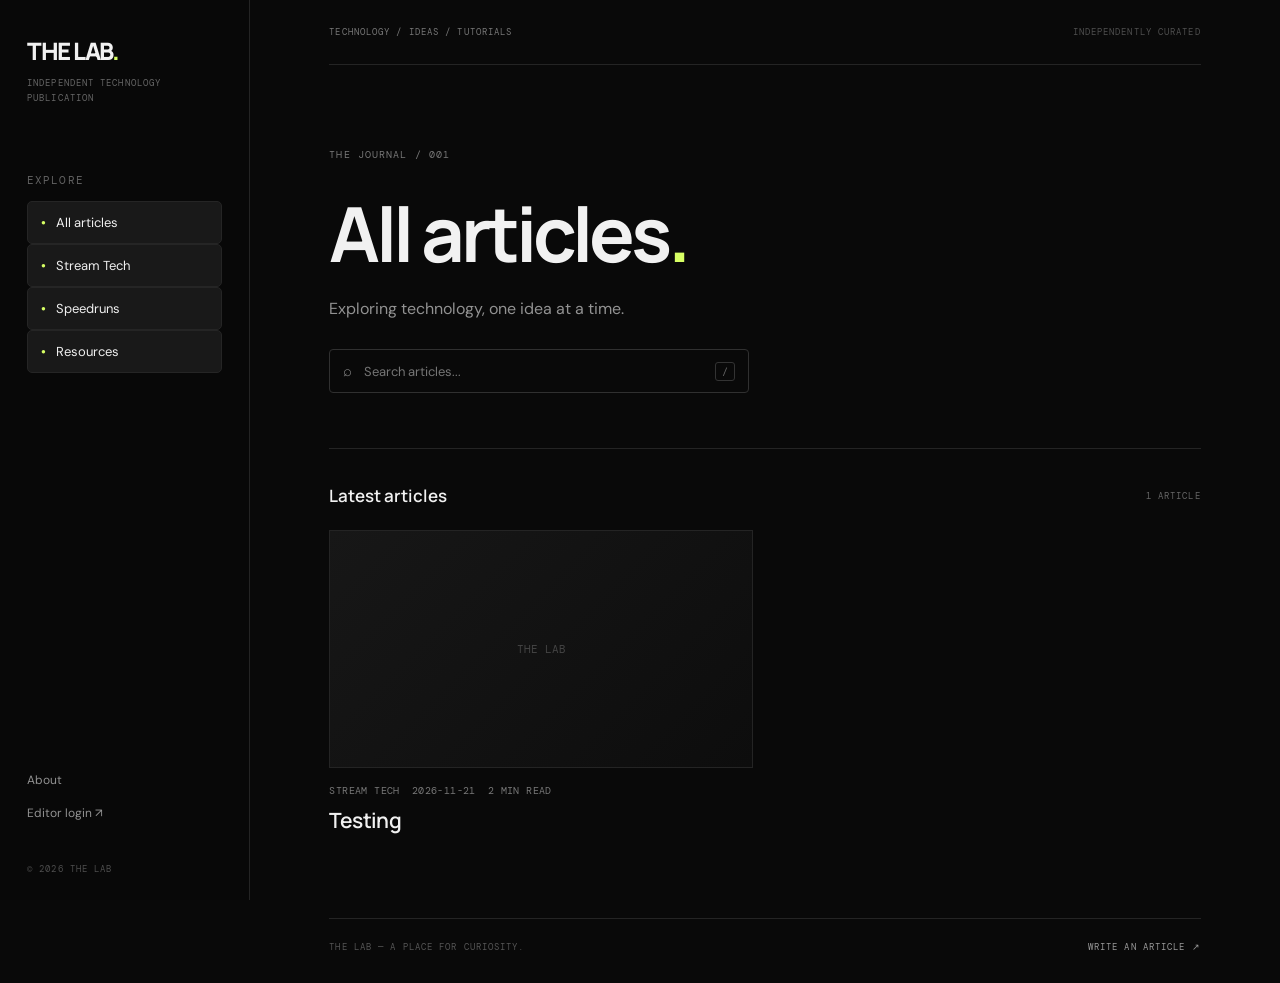
<file: index.html>
<!doctype html>
<html lang="en"><head><meta charset="utf-8"><meta name="viewport" content="width=device-width, initial-scale=1"><meta name="description" content="The Lab — independent technology articles, tutorials and ideas."><title>The Lab — Articles</title><link rel="stylesheet" href="assets/style.css"></head>
<body><button class="mobile-menu" id="menuButton" aria-label="Open navigation">☰</button><aside class="sidebar" id="sidebar"><a class="brand" href="./">THE LAB<span>.</span></a><div class="side-kicker">INDEPENDENT TECHNOLOGY PUBLICATION</div><div class="side-label">EXPLORE</div><nav id="categoryNav"><a class="nav-link" href="./">All articles</a><a class="nav-link" href="?category=Stream%20Tech">Stream Tech</a><a class="nav-link" href="?category=Speedruns">Speedruns</a><a class="nav-link" href="?category=Resources">Resources</a></nav><div class="sidebar-bottom"><a class="nav-muted" href="about.html">About</a><a class="nav-muted" href="admin/">Editor login ↗</a><div class="copyright">© <span id="year"></span> THE LAB</div></div></aside>
<main class="main"><header class="topbar"><span>TECHNOLOGY / IDEAS / TUTORIALS</span><span class="topbar-right">INDEPENDENTLY CURATED</span></header><section class="intro"><p class="eyebrow">THE JOURNAL / 001</p><h1 id="pageHeading">All articles<span>.</span></h1><p class="intro-copy">Exploring technology, one idea at a time.</p><div class="search-wrap"><span>⌕</span><input id="searchInput" type="search" placeholder="Search articles..." aria-label="Search articles"><kbd>/</kbd></div></section><section class="article-section"><div class="section-heading"><h2>Latest articles</h2><span id="resultCount">LOADING</span></div><div id="articleGrid" class="article-grid"><div class="empty-state">Loading the latest stories…</div></div></section><footer class="footer"><span>THE LAB — A PLACE FOR CURIOSITY.</span><a href="admin/">WRITE AN ARTICLE ↗</a></footer></main><script src="assets/app.js"></script></body></html>
</file>
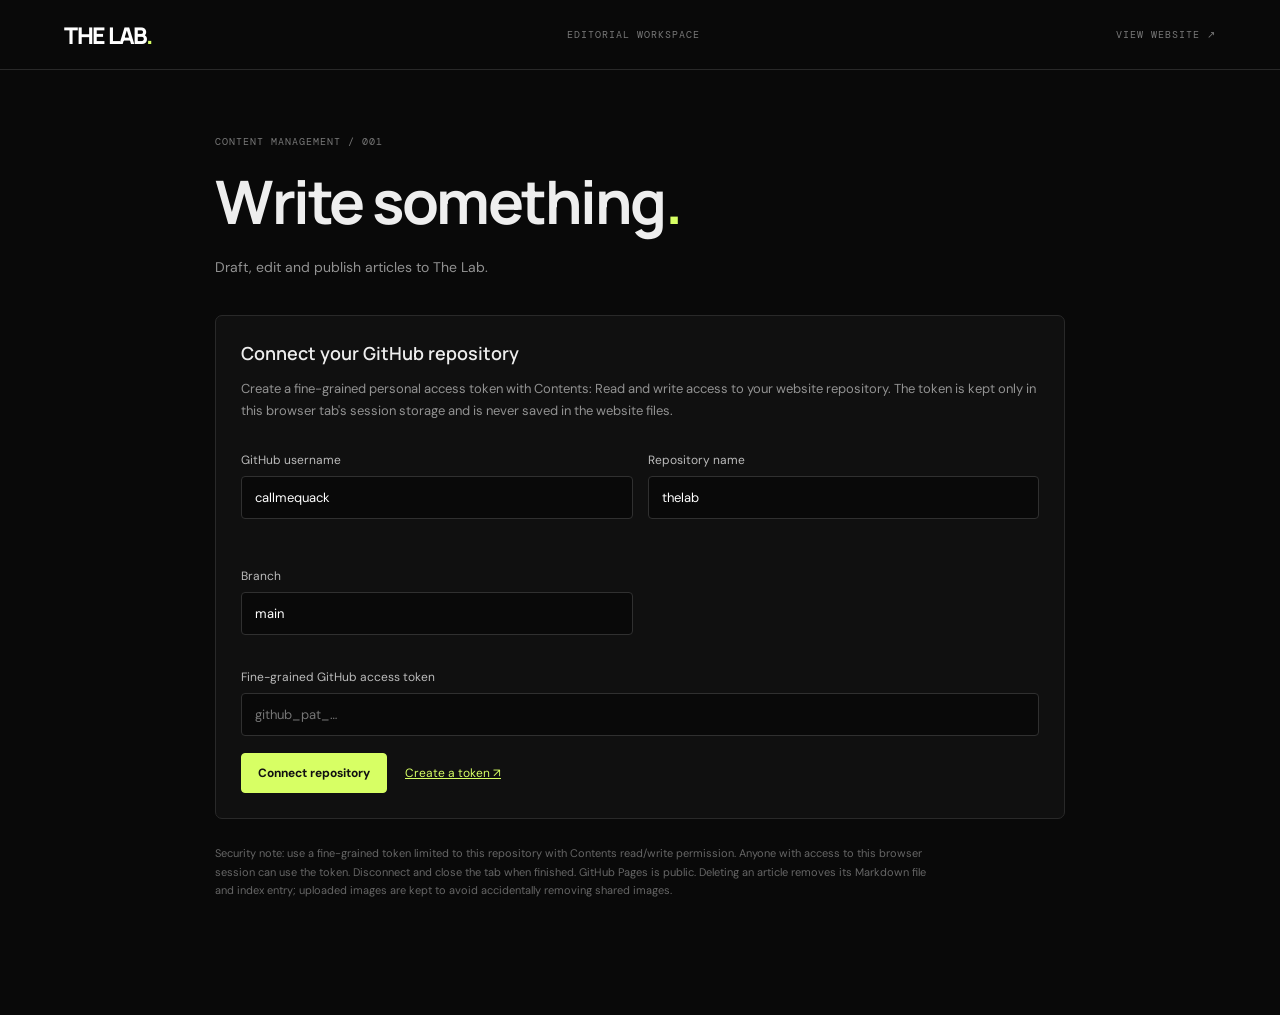
<file: admin/index.html>
<!doctype html><html lang="en"><head><meta charset="utf-8"><meta name="viewport" content="width=device-width,initial-scale=1"><title>Editor — The Lab</title><link rel="stylesheet" href="../assets/admin.css"></head><body>
<header class="admin-top"><a class="brand" href="../">THE LAB<span>.</span></a><span>EDITORIAL WORKSPACE</span><a href="../">VIEW WEBSITE ↗</a></header>
<main class="admin-wrap"><div class="page-intro"><p class="eyebrow">CONTENT MANAGEMENT / 001</p><h1>Write something<span>.</span></h1><p>Draft, edit and publish articles to The Lab.</p></div>
<section class="panel" id="connectionPanel"><h2>Connect your GitHub repository</h2><p class="hint">Create a fine-grained personal access token with Contents: Read and write access to your website repository. The token is kept only in this browser tab's session storage and is never saved in the website files.</p>
<div class="field-grid"><label>GitHub username<input id="owner" value="callmequack" placeholder="your-username"></label><label>Repository name<input id="repo" value="thelab" placeholder="repository-name"></label><label>Branch<input id="branch" value="main"></label></div>
<label>Fine-grained GitHub access token<input id="token" type="password" placeholder="github_pat_…" autocomplete="off"></label>
<div class="actions"><button id="connectBtn" class="primary">Connect repository</button><a href="https://github.com/settings/personal-access-tokens/new" target="_blank" rel="noopener">Create a token ↗</a><span id="connectionStatus" class="status"></span></div></section>
<section class="panel editor-panel" id="editorPanel" hidden><div class="editor-heading"><div><p class="eyebrow">ARTICLE EDITOR</p><h2>Article editor</h2></div><button id="disconnectBtn" class="quiet">Disconnect</button></div>
<label>Article title<input id="title" maxlength="120" placeholder="Give your article a title"></label>
<label>Short description<textarea id="excerpt" rows="2" maxlength="240" placeholder="A short introduction shown on the homepage"></textarea></label>
<div class="field-grid"><label>Category<select id="category"><option>Stream Tech</option><option>Speedruns</option><option>Resources</option></select></label><label>Cover image<input id="cover" type="file" accept="image/*"></label></div>
<div id="imagePreview" class="image-preview" hidden></div>
<label>Article content <span class="hint-inline">Markdown supported — use ## for headings, **bold**, and - for lists.</span><textarea id="body" class="body-input" placeholder="# Start writing&#10;&#10;Write your article here..."></textarea></label>
<div class="editor-bottom"><span id="wordCount" class="hint">0 words · ~1 min read</span><button id="publishBtn" class="primary">Publish article ↗</button></div><div id="publishStatus" class="status"></div>
<div class="existing"><h3>Published articles</h3><div id="existingList" class="existing-list">Connect to load your articles.</div></div></section>
<p class="security-note">Security note: use a fine-grained token limited to this repository with Contents read/write permission. Anyone with access to this browser session can use the token. Disconnect and close the tab when finished. GitHub Pages is public. Deleting an article removes its Markdown file and index entry; uploaded images are kept to avoid accidentally removing shared images.</p>
</main><script src="admin.js"></script></body></html>
</file>
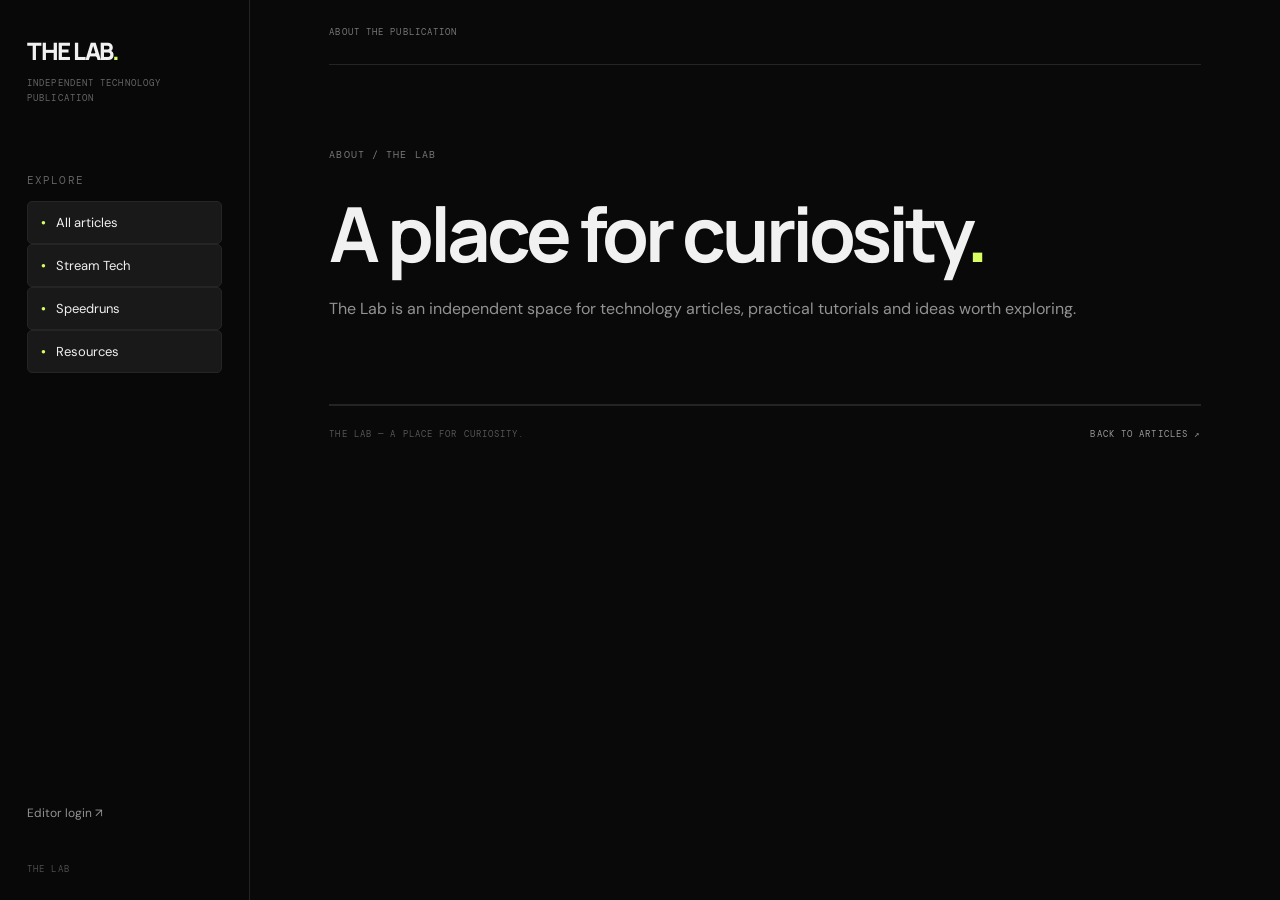
<file: about.html>
<!doctype html><html lang="en"><head><meta charset="utf-8"><meta name="viewport" content="width=device-width,initial-scale=1"><title>About — The Lab</title><link rel="stylesheet" href="assets/style.css"></head><body><aside class="sidebar"><a class="brand" href="./">THE LAB<span>.</span></a><div class="side-kicker">INDEPENDENT TECHNOLOGY PUBLICATION</div><div class="side-label">EXPLORE</div><nav><a class="nav-link" href="./">All articles</a><a class="nav-link" href="./?category=Stream%20Tech">Stream Tech</a><a class="nav-link" href="./?category=Speedruns">Speedruns</a><a class="nav-link" href="./?category=Resources">Resources</a></nav><div class="sidebar-bottom"><a class="nav-muted" href="admin/">Editor login ↗</a><div class="copyright">THE LAB</div></div></aside><main class="main"><header class="topbar">ABOUT THE PUBLICATION</header><section class="intro"><p class="eyebrow">ABOUT / THE LAB</p><h1>A place for curiosity<span>.</span></h1><p class="intro-copy">The Lab is an independent space for technology articles, practical tutorials and ideas worth exploring.</p></section><footer class="footer"><span>THE LAB — A PLACE FOR CURIOSITY.</span><a href="./">BACK TO ARTICLES ↗</a></footer></main></body></html>
</file>
<file: assets/style.css>
@import url('https://fonts.googleapis.com/css2?family=DM+Mono:wght@400;500&family=DM+Sans:wght@400;500;600;700&family=Manrope:wght@400;500;600;700;800&display=swap');
:root{color-scheme:dark;--bg:#090909;--panel:#101010;--line:#242424;--text:#f1f1f1;--muted:#888;--soft:#b7b7b7;--accent:#d7ff64}
*{box-sizing:border-box}html{scroll-behavior:smooth}body{margin:0;background:var(--bg);color:var(--text);font-family:'DM Sans',sans-serif;font-size:15px}a{color:inherit;text-decoration:none}.sidebar{position:fixed;inset:0 auto 0 0;width:250px;border-right:1px solid var(--line);padding:34px 27px 25px;display:flex;flex-direction:column;background:#080808;z-index:20}.brand{font:800 24px Manrope,sans-serif;letter-spacing:-1.5px}.brand span,.intro h1 span{color:var(--accent)}.side-kicker,.side-label,.eyebrow,.topbar,.section-heading span,.footer,.copyright,.article-meta,.back-link{font:11px 'DM Mono',monospace;letter-spacing:1.1px}.side-kicker{color:#666;font-size:9px;line-height:1.7;margin-top:9px;max-width:170px}.side-label{color:#626262;margin:66px 0 14px}.nav-link{display:block;color:#f0f0f0;background:#191919;border:1px solid #252525;border-radius:5px;padding:12px 13px;font-size:13px}.nav-link:before{content:'●';font-size:8px;color:var(--accent);margin-right:10px;vertical-align:2px}.sidebar-bottom{margin-top:auto;display:grid;gap:17px}.nav-muted{color:#929292;font-size:12px}.nav-muted:hover,.footer a:hover{color:var(--accent)}.copyright{color:#4e4e4e;font-size:9px;margin-top:25px}.main{margin-left:250px;min-height:100vh;padding:0 6.2vw;max-width:1500px}.topbar{height:65px;border-bottom:1px solid var(--line);display:flex;align-items:center;justify-content:space-between;color:#777;font-size:9px}.topbar-right{color:#4f4f4f}.intro{padding:83px 0 55px;border-bottom:1px solid var(--line)}.eyebrow{color:#777;font-size:10px;margin:0 0 20px}.intro h1{font:700 clamp(42px,6vw,76px) Manrope,sans-serif;letter-spacing:-4px;margin:0}.intro-copy{font-size:16px;color:#929292;margin:13px 0 30px}.search-wrap{height:44px;max-width:420px;border:1px solid #303030;border-radius:4px;display:flex;align-items:center;padding:0 13px;gap:10px;color:#888}.search-wrap input{background:transparent;border:0;outline:0;color:white;flex:1;font:13px 'DM Sans'}.search-wrap kbd{border:1px solid #333;border-radius:3px;padding:2px 6px;color:#666;font:10px 'DM Mono'}.article-section{padding:35px 0 75px}.section-heading{display:flex;justify-content:space-between;align-items:center;margin-bottom:23px}.section-heading h2{font:600 17px Manrope;margin:0}.section-heading span{color:#666;font-size:9px}.article-grid{display:grid;grid-template-columns:repeat(2,minmax(0,1fr));gap:36px 24px}.article-card{min-width:0}.card-image{width:100%;aspect-ratio:16/9;object-fit:cover;background:#171717;border:1px solid #242424;display:block;filter:saturate(.75)}.card-placeholder{width:100%;aspect-ratio:16/9;background:linear-gradient(135deg,#171717,#0d0d0d);border:1px solid #242424;display:grid;place-items:center;color:#444;font:11px 'DM Mono'}.card-meta{display:flex;gap:12px;color:#777;font:10px 'DM Mono';letter-spacing:.4px;margin:16px 0 10px}.card-title{font:600 21px/1.25 Manrope;letter-spacing:-.6px;margin:0 0 9px}.article-card:hover .card-title{color:var(--accent)}.card-excerpt{color:#929292;font-size:13px;line-height:1.7;margin:0;max-width:580px}.empty-state{color:#777;padding:35px 0;font-size:13px}.footer{border-top:1px solid var(--line);padding:22px 0 30px;color:#555;display:flex;justify-content:space-between;font-size:9px}.footer a{color:#999}.mobile-menu{display:none}.article-main{max-width:1050px}.back-link{display:inline-block;color:#888;font-size:10px;margin:35px 0 40px}.article-header{max-width:820px;margin:0 auto 35px}.article-header h1{font:700 clamp(36px,5vw,62px)/1.1 Manrope;letter-spacing:-2.5px;margin:17px 0}.article-header .lead{font-size:18px;line-height:1.7;color:#999}.article-cover{width:100%;max-height:510px;object-fit:cover;border:1px solid #242424;margin:5px 0 38px}.prose{max-width:720px;margin:0 auto 90px;color:#c5c5c5;font-size:16px;line-height:1.85}.prose h2,.prose h3{font-family:Manrope;color:#f1f1f1;line-height:1.3;margin-top:2em}.prose h2{font-size:27px}.prose h3{font-size:21px}.prose a{color:var(--accent);text-decoration:underline}.prose img{max-width:100%;height:auto}.prose blockquote{border-left:2px solid var(--accent);padding-left:20px;color:#999;margin-left:0}.prose code{background:#1b1b1b;padding:2px 5px;border-radius:3px}.prose pre{background:#151515;padding:18px;overflow:auto;border:1px solid #292929}.prose pre code{padding:0}.prose hr{border:0;border-top:1px solid #333;margin:35px 0}
@media(max-width:800px){.sidebar{transform:translateX(-100%);transition:transform .2s;width:270px;box-shadow:20px 0 50px #0008}.sidebar.open{transform:translateX(0)}.main{margin-left:0;padding:0 22px}.mobile-menu{display:block;position:fixed;z-index:30;top:14px;left:14px;background:#171717;border:1px solid #333;color:white;border-radius:4px;padding:8px 11px}.topbar{padding-left:45px}.topbar-right{display:none}.intro{padding-top:65px}.intro h1{letter-spacing:-2.5px}.article-grid{grid-template-columns:1fr;gap:30px}.article-main{padding:0 20px}.footer{gap:15px;flex-wrap:wrap}.article-header h1{letter-spacing:-1.5px}}
</file>
<file: assets/admin.css>
@import url('https://fonts.googleapis.com/css2?family=DM+Mono:wght@400;500&family=DM+Sans:wght@400;500;600;700&family=Manrope:wght@400;500;600;700;800&display=swap');
:root{color-scheme:dark;--bg:#090909;--panel:#111;--line:#292929;--text:#eee;--muted:#929292;--accent:#d7ff64}*{box-sizing:border-box}body{margin:0;background:var(--bg);color:var(--text);font:14px 'DM Sans',sans-serif}.admin-top{height:70px;border-bottom:1px solid var(--line);padding:0 5vw;display:flex;align-items:center;justify-content:space-between}.brand{font:800 23px Manrope;letter-spacing:-1.5px;color:white;text-decoration:none}.brand span,.page-intro h1 span{color:var(--accent)}.admin-top>span,.admin-top>a:last-child,.eyebrow{font:10px 'DM Mono';letter-spacing:1px;color:#777;text-decoration:none}.admin-wrap{max-width:900px;margin:0 auto;padding:55px 25px 90px}.page-intro{margin-bottom:35px}.eyebrow{color:#777}.page-intro h1{font:700 clamp(38px,6vw,60px) Manrope;letter-spacing:-2.5px;margin:12px 0}.page-intro p:last-child,.hint{color:var(--muted);line-height:1.7}.panel{background:#101010;border:1px solid var(--line);border-radius:7px;padding:25px;margin-bottom:22px}.panel h2{font:600 18px Manrope;margin:0 0 12px}.panel>p{font-size:13px}.field-grid{display:grid;grid-template-columns:repeat(2,minmax(0,1fr));gap:15px}.field-grid label:first-child:nth-last-child(3){grid-column:span 1}label{display:block;color:#bbb;font-size:12px;margin:17px 0}input,textarea{display:block;width:100%;margin-top:8px;padding:12px 13px;background:#090909;border:1px solid #303030;border-radius:4px;color:white;font:13px 'DM Sans';outline:none}input:focus,textarea:focus{border-color:#777}textarea{resize:vertical;line-height:1.65}.body-input{min-height:350px;font:13px/1.7 'DM Mono',monospace}.actions,.editor-bottom,.editor-heading{display:flex;align-items:center;gap:18px;flex-wrap:wrap}.actions a{font-size:12px;color:var(--accent)}button{border:1px solid #444;background:#191919;color:#eee;border-radius:4px;padding:11px 16px;font:12px 'DM Sans';cursor:pointer}button:hover{border-color:#888}button:disabled{opacity:.5;cursor:wait}.primary{background:var(--accent);border-color:var(--accent);color:#111;font-weight:700}.primary:hover{background:#e5ff9a}.quiet{background:transparent}.status{font-size:12px;color:#aaa}.status.success{color:var(--accent)}.status.error{color:#ff8989}.editor-panel[hidden]{display:none}.editor-heading{justify-content:space-between;border-bottom:1px solid var(--line);padding-bottom:18px}.editor-heading .eyebrow{margin:0 0 7px}.editor-heading h2{margin:0}.hint-inline{color:#777;font-size:11px;margin-left:6px}.image-preview img{max-width:260px;max-height:150px;object-fit:cover;border:1px solid #333}.editor-bottom{justify-content:space-between;margin-top:20px}.existing{border-top:1px solid var(--line);margin-top:30px;padding-top:20px}.existing h3{font:600 14px Manrope}.existing-row{display:flex;justify-content:space-between;align-items:center;padding:13px 0;border-bottom:1px solid #242424}.existing-row strong{display:block;font-size:13px}.existing-row small{display:block;color:#777;margin-top:5px;font:10px 'DM Mono'}.security-note{color:#666;font-size:11px;line-height:1.7;max-width:720px;margin:25px 0}.connected{border-color:#40502b}@media(max-width:650px){.admin-top{padding:0 18px}.admin-top>span{display:none}.admin-wrap{padding:35px 16px}.field-grid{grid-template-columns:1fr}.panel{padding:18px}.page-intro h1{letter-spacing:-1.5px}}

.existing-actions{display:flex;align-items:center;gap:8px;flex-wrap:wrap}.existing-actions button{padding:8px 11px}.existing-actions button[data-delete]{color:#ff9b9b;border-color:#593434}.existing-actions button[data-delete]:hover{border-color:#a85c5c}
</file>
